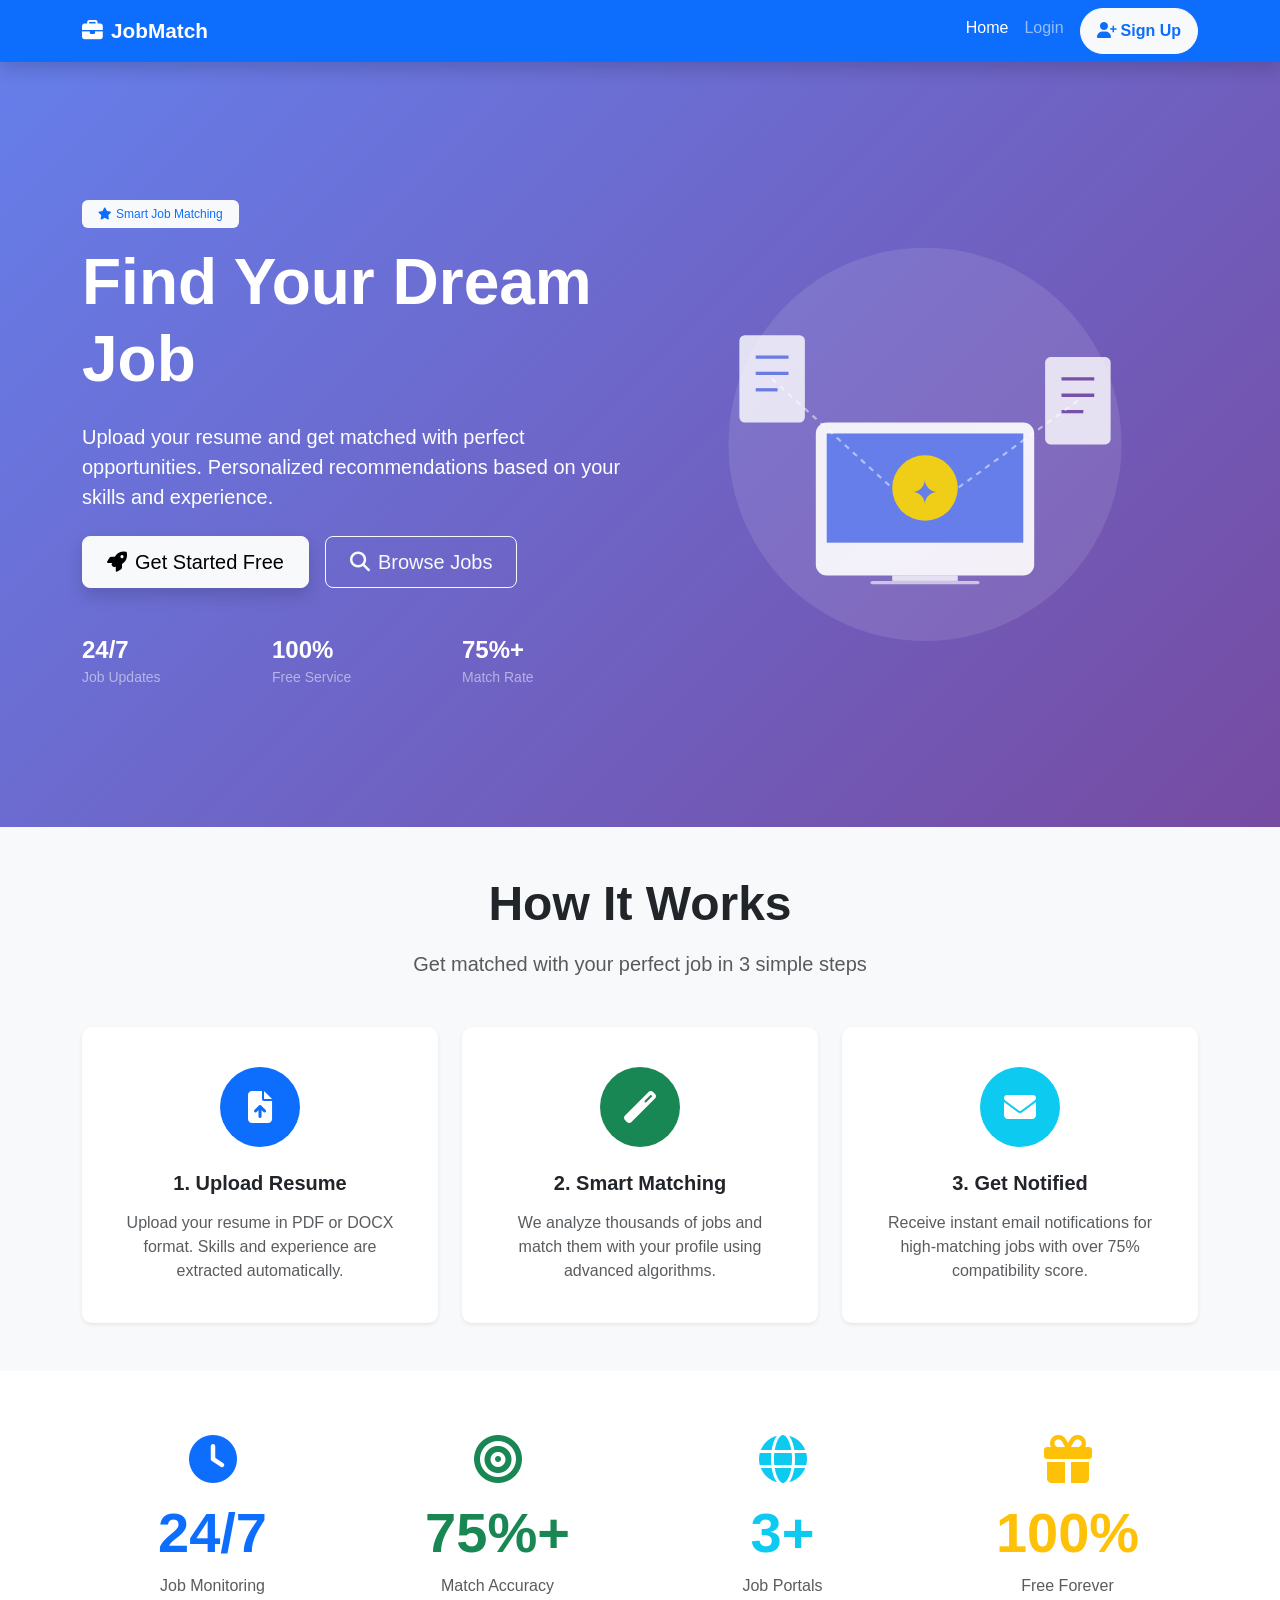
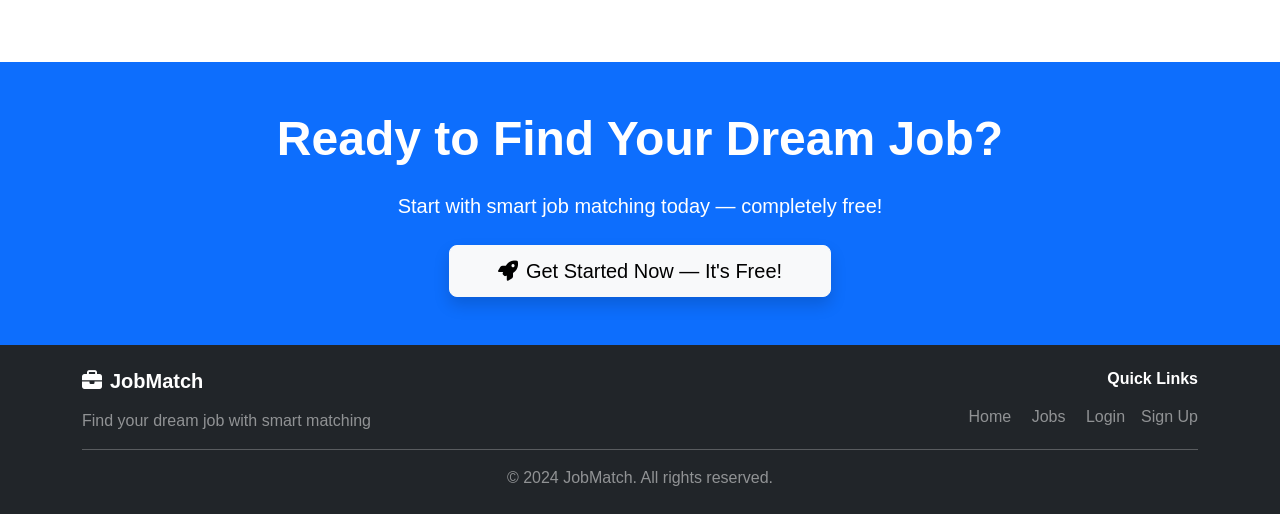
<file: frontend/index.html>
<!DOCTYPE html>
<html lang="en">
<head>
    <meta charset="UTF-8">
    <meta name="viewport" content="width=device-width, initial-scale=1.0">
    <title>JobMatch - Find Your Perfect Job</title>
    <link href="https://cdn.jsdelivr.net/npm/bootstrap@5.3.0/dist/css/bootstrap.min.css" rel="stylesheet">
    <link rel="stylesheet" href="https://cdnjs.cloudflare.com/ajax/libs/font-awesome/6.4.0/css/all.min.css">
    <link rel="stylesheet" href="static/css/style.css">
    <style>
        .hero-section { min-height: 85vh; background: linear-gradient(135deg, #667eea 0%, #764ba2 100%); display: flex; align-items: center; }
        .hero-content { animation: fadeInUp 1s ease-in-out; }
        @keyframes fadeInUp { from { opacity:0; transform:translateY(30px); } to { opacity:1; transform:translateY(0); } }
        .hero-image { animation: float 3s ease-in-out infinite; }
        @keyframes float { 0%,100%{transform:translateY(0px);} 50%{transform:translateY(-20px);} }
        .feature-card { transition: all 0.3s ease; height:100%; }
        .feature-card:hover { transform: translateY(-10px); box-shadow: 0 10px 30px rgba(0,0,0,0.2); }
    </style>
</head>
<body>
    <nav class="navbar navbar-expand-lg navbar-dark bg-primary sticky-top shadow">
        <div class="container">
            <a class="navbar-brand fw-bold" href="/"><i class="fas fa-briefcase me-2"></i>JobMatch</a>
            <button class="navbar-toggler" type="button" data-bs-toggle="collapse" data-bs-target="#navbarNav">
                <span class="navbar-toggler-icon"></span>
            </button>
            <div class="collapse navbar-collapse" id="navbarNav">
                <ul class="navbar-nav ms-auto" id="navLinks"></ul>
            </div>
        </div>
    </nav>

    <section class="hero-section text-white">
        <div class="container">
            <div class="row align-items-center">
                <div class="col-lg-6 hero-content">
                    <div class="badge bg-light text-primary mb-3 px-3 py-2"><i class="fas fa-star me-1"></i>Smart Job Matching</div>
                    <h1 class="display-3 fw-bold mb-4">Find Your Dream Job</h1>
                    <p class="lead mb-4 fs-5">Upload your resume and get matched with perfect opportunities. Personalized recommendations based on your skills and experience.</p>
                    <div class="d-flex gap-3 flex-wrap mb-4">
                        <a href="/register" class="btn btn-light btn-lg px-4 shadow"><i class="fas fa-rocket me-2"></i>Get Started Free</a>
                        <a href="/jobs" class="btn btn-outline-light btn-lg px-4"><i class="fas fa-search me-2"></i>Browse Jobs</a>
                    </div>
                    <div class="row mt-5">
                        <div class="col-4"><h4 class="fw-bold mb-0">24/7</h4><small class="text-white-50">Job Updates</small></div>
                        <div class="col-4"><h4 class="fw-bold mb-0">100%</h4><small class="text-white-50">Free Service</small></div>
                        <div class="col-4"><h4 class="fw-bold mb-0">75%+</h4><small class="text-white-50">Match Rate</small></div>
                    </div>
                </div>
                <div class="col-lg-6 d-none d-lg-block">
                    <div class="hero-image text-center">
                        <svg xmlns="http://www.w3.org/2000/svg" viewBox="0 0 500 400" class="img-fluid">
                            <circle cx="250" cy="200" r="180" fill="#ffffff" opacity="0.1"/>
                            <rect x="150" y="180" width="200" height="140" rx="10" fill="#ffffff" opacity="0.9"/>
                            <rect x="160" y="190" width="180" height="100" fill="#667eea"/>
                            <rect x="220" y="320" width="60" height="5" fill="#ffffff" opacity="0.8"/>
                            <rect x="200" y="325" width="100" height="3" rx="2" fill="#ffffff" opacity="0.6"/>
                            <g opacity="0.8">
                                <rect x="80" y="100" width="60" height="80" rx="5" fill="#ffffff"/>
                                <line x1="95" y1="120" x2="125" y2="120" stroke="#667eea" stroke-width="3"/>
                                <line x1="95" y1="135" x2="125" y2="135" stroke="#667eea" stroke-width="3"/>
                                <line x1="95" y1="150" x2="115" y2="150" stroke="#667eea" stroke-width="3"/>
                            </g>
                            <g opacity="0.8">
                                <rect x="360" y="120" width="60" height="80" rx="5" fill="#ffffff"/>
                                <line x1="375" y1="140" x2="405" y2="140" stroke="#764ba2" stroke-width="3"/>
                                <line x1="375" y1="155" x2="405" y2="155" stroke="#764ba2" stroke-width="3"/>
                                <line x1="375" y1="170" x2="395" y2="170" stroke="#764ba2" stroke-width="3"/>
                            </g>
                            <circle cx="250" cy="240" r="30" fill="#FFD700" opacity="0.9"/>
                            <text x="250" y="255" text-anchor="middle" font-size="30" fill="#667eea">✦</text>
                            <line x1="110" y1="140" x2="220" y2="240" stroke="#ffffff" stroke-width="2" stroke-dasharray="5,5" opacity="0.5"/>
                            <line x1="390" y1="160" x2="280" y2="240" stroke="#ffffff" stroke-width="2" stroke-dasharray="5,5" opacity="0.5"/>
                        </svg>
                    </div>
                </div>
            </div>
        </div>
    </section>

    <section class="py-5 bg-light">
        <div class="container">
            <div class="text-center mb-5">
                <h2 class="display-5 fw-bold mb-3">How It Works</h2>
                <p class="text-muted fs-5">Get matched with your perfect job in 3 simple steps</p>
            </div>
            <div class="row g-4">
                <div class="col-md-4">
                    <div class="card feature-card border-0 shadow-sm text-center p-4">
                        <div class="card-body">
                            <div class="feature-icon bg-primary text-white rounded-circle mx-auto mb-4 d-flex align-items-center justify-content-center" style="width:80px;height:80px;"><i class="fas fa-file-upload fa-2x"></i></div>
                            <h5 class="card-title fw-bold mb-3">1. Upload Resume</h5>
                            <p class="card-text text-muted">Upload your resume in PDF or DOCX format. Skills and experience are extracted automatically.</p>
                        </div>
                    </div>
                </div>
                <div class="col-md-4">
                    <div class="card feature-card border-0 shadow-sm text-center p-4">
                        <div class="card-body">
                            <div class="feature-icon bg-success text-white rounded-circle mx-auto mb-4 d-flex align-items-center justify-content-center" style="width:80px;height:80px;"><i class="fas fa-magic fa-2x"></i></div>
                            <h5 class="card-title fw-bold mb-3">2. Smart Matching</h5>
                            <p class="card-text text-muted">We analyze thousands of jobs and match them with your profile using advanced algorithms.</p>
                        </div>
                    </div>
                </div>
                <div class="col-md-4">
                    <div class="card feature-card border-0 shadow-sm text-center p-4">
                        <div class="card-body">
                            <div class="feature-icon bg-info text-white rounded-circle mx-auto mb-4 d-flex align-items-center justify-content-center" style="width:80px;height:80px;"><i class="fas fa-envelope fa-2x"></i></div>
                            <h5 class="card-title fw-bold mb-3">3. Get Notified</h5>
                            <p class="card-text text-muted">Receive instant email notifications for high-matching jobs with over 75% compatibility score.</p>
                        </div>
                    </div>
                </div>
            </div>
        </div>
    </section>

    <section class="py-5 bg-white">
        <div class="container">
            <div class="row text-center g-4">
                <div class="col-md-3 col-6"><div class="p-3"><i class="fas fa-clock fa-3x text-primary mb-3"></i><h3 class="display-4 fw-bold text-primary mb-2">24/7</h3><p class="text-muted mb-0">Job Monitoring</p></div></div>
                <div class="col-md-3 col-6"><div class="p-3"><i class="fas fa-bullseye fa-3x text-success mb-3"></i><h3 class="display-4 fw-bold text-success mb-2">75%+</h3><p class="text-muted mb-0">Match Accuracy</p></div></div>
                <div class="col-md-3 col-6"><div class="p-3"><i class="fas fa-globe fa-3x text-info mb-3"></i><h3 class="display-4 fw-bold text-info mb-2">3+</h3><p class="text-muted mb-0">Job Portals</p></div></div>
                <div class="col-md-3 col-6"><div class="p-3"><i class="fas fa-gift fa-3x text-warning mb-3"></i><h3 class="display-4 fw-bold text-warning mb-2">100%</h3><p class="text-muted mb-0">Free Forever</p></div></div>
            </div>
        </div>
    </section>

    <section class="bg-primary text-white py-5">
        <div class="container text-center">
            <h2 class="display-5 fw-bold mb-4">Ready to Find Your Dream Job?</h2>
            <p class="lead mb-4 fs-5">Start with smart job matching today — completely free!</p>
            <a href="/register" class="btn btn-light btn-lg px-5 shadow"><i class="fas fa-rocket me-2"></i>Get Started Now — It's Free!</a>
        </div>
    </section>

    <footer class="bg-dark text-white py-4">
        <div class="container">
            <div class="row">
                <div class="col-md-6 mb-3 mb-md-0">
                    <h5 class="fw-bold mb-3"><i class="fas fa-briefcase me-2"></i>JobMatch</h5>
                    <p class="text-white-50 mb-0">Find your dream job with smart matching</p>
                </div>
                <div class="col-md-6 text-md-end">
                    <h6 class="fw-bold mb-3">Quick Links</h6>
                    <a href="/" class="text-white-50 me-3 text-decoration-none">Home</a>
                    <a href="/jobs" class="text-white-50 me-3 text-decoration-none">Jobs</a>
                    <span id="footerAuthLinks"></span>
                </div>
            </div>
            <hr class="my-3 bg-white opacity-25">
            <div class="text-center text-white-50"><p class="mb-0">&copy; 2024 JobMatch. All rights reserved.</p></div>
        </div>
    </footer>

    <script src="https://cdn.jsdelivr.net/npm/bootstrap@5.3.0/dist/js/bootstrap.bundle.min.js"></script>
    <script src="static/js/api.js"></script>
    <script>
        document.addEventListener('DOMContentLoaded', () => {
            const navLinks = document.getElementById('navLinks');
            const footerAuthLinks = document.getElementById('footerAuthLinks');
            if (isAuthenticated()) {
                navLinks.innerHTML = `
                    <li class="nav-item"><a class="nav-link" href="/">Home</a></li>
                    <li class="nav-item"><a class="nav-link" href="/dashboard">Dashboard</a></li>
                    <li class="nav-item"><a class="nav-link" href="/jobs">Browse Jobs</a></li>
                    <li class="nav-item"><a class="nav-link" href="/recommendations">Recommendations</a></li>
                    <li class="nav-item"><a class="nav-link" href="#" id="logoutBtn">Logout</a></li>
                `;
                document.getElementById('logoutBtn').addEventListener('click', logout);
                footerAuthLinks.innerHTML = `<a href="/dashboard" class="text-white-50 text-decoration-none">Dashboard</a>`;
            } else {
                navLinks.innerHTML = `
    <li class="nav-item"><a class="nav-link active" href="/">Home</a></li>
    <li class="nav-item"><a class="nav-link" href="/login">Login</a></li>
    <li class="nav-item">
        <a class="btn btn-light px-3 rounded-pill ms-2" 
           href="/register" 
           style="color:#0d6efd !important; font-weight:600;">
            <i class="fas fa-user-plus me-1"></i>Sign Up
        </a>
    </li>
`;
                footerAuthLinks.innerHTML = `<a href="/login" class="text-white-50 me-3 text-decoration-none">Login</a><a href="/register" class="text-white-50 text-decoration-none">Sign Up</a>`;
            }
        });
    </script>
</body>
</html>
</file>
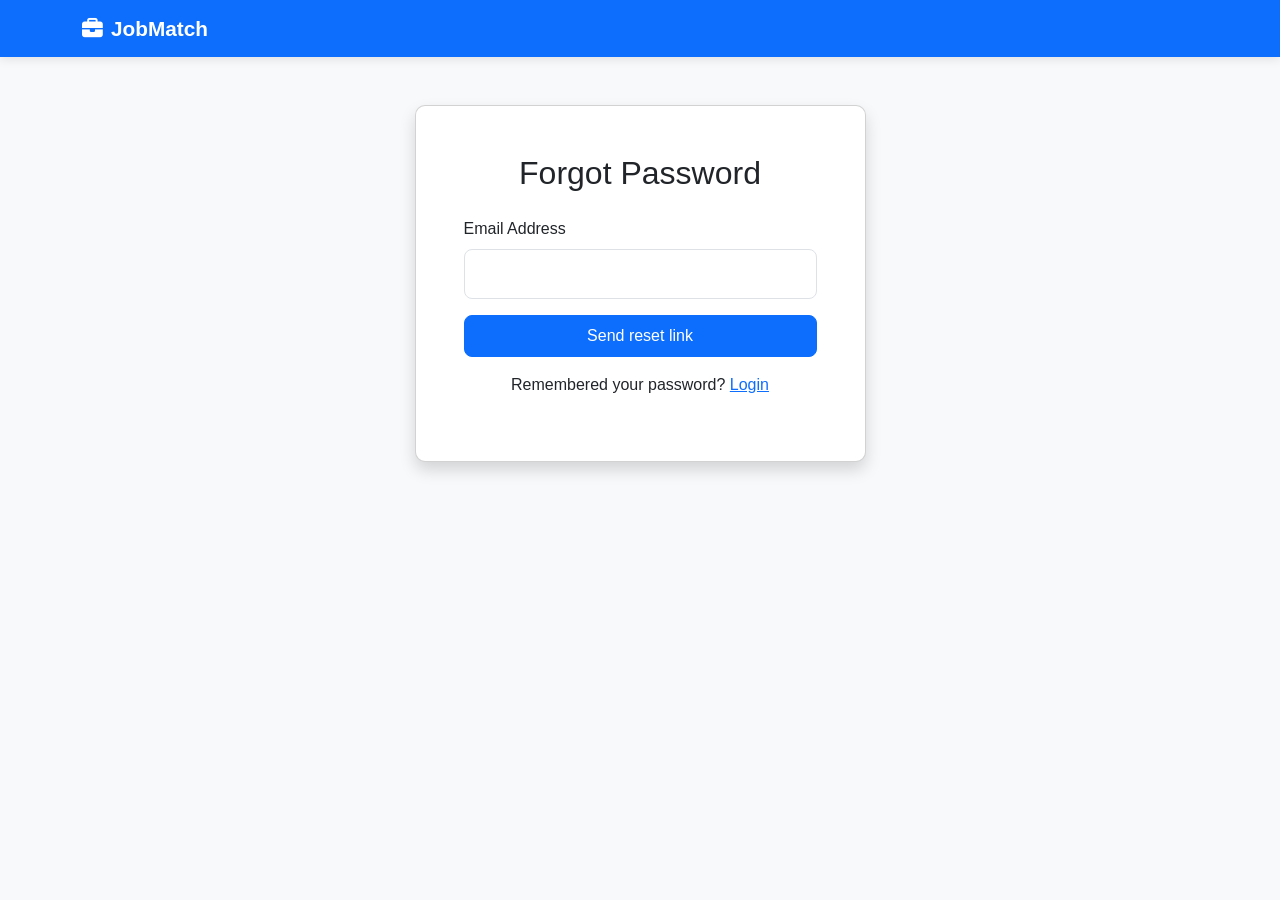
<file: frontend/forgot-password.html>
<!DOCTYPE html>
<html lang="en">
<head>
    <meta charset="UTF-8" />
    <meta name="viewport" content="width=device-width, initial-scale=1.0" />
    <title>Forgot Password - JobMatch</title>
    <link href="https://cdn.jsdelivr.net/npm/bootstrap@5.3.0/dist/css/bootstrap.min.css" rel="stylesheet" />
    <link rel="stylesheet" href="https://cdnjs.cloudflare.com/ajax/libs/font-awesome/6.4.0/css/all.min.css" />
    <link rel="stylesheet" href="static/css/style.css" />
</head>
<body class="bg-light">
    <nav class="navbar navbar-expand-lg navbar-dark bg-primary">
        <div class="container">
            <a class="navbar-brand" href="/">
                <i class="fas fa-briefcase me-2"></i>JobMatch
            </a>
        </div>
    </nav>

    <div class="container py-5">
        <div class="row justify-content-center">
            <div class="col-md-5">
                <div class="card shadow">
                    <div class="card-body p-5">
                        <h2 class="text-center mb-4">Forgot Password</h2>
                        <div id="alert-container"></div>

                        <form id="forgotForm">
                            <div class="mb-3">
                                <label for="email" class="form-label">Email Address</label>
                                <input type="email" class="form-control" id="email" required />
                            </div>

                            <button type="submit" class="btn btn-primary w-100 py-2" id="submitBtn">
                                Send reset link
                            </button>
                        </form>

                        <div class="text-center mt-3">
                            <p>Remembered your password? <a href="/login">Login</a></p>
                        </div>
                    </div>
                </div>
            </div>
        </div>
    </div>

    <script src="https://cdn.jsdelivr.net/npm/bootstrap@5.3.0/dist/js/bootstrap.bundle.min.js"></script>
    <script>
        const form = document.getElementById('forgotForm');
        const alertContainer = document.getElementById('alert-container');
        const submitBtn = document.getElementById('submitBtn');

        form.addEventListener('submit', async (e) => {
            e.preventDefault();
            const email = document.getElementById('email').value;

            submitBtn.disabled = true;
            submitBtn.textContent = 'Sending...';

            try {
                const response = await fetch('/api/users/password-reset/request', {
                    method: 'POST',
                    headers: {
                        'Content-Type': 'application/json'
                    },
                    body: JSON.stringify({ email })
                });

                const data = await response.json();

                if (response.ok) {
                    showAlert('Password reset code sent. Please check your email.', 'success');
                    submitBtn.disabled = false;
                    submitBtn.textContent = 'Send reset link';
                } else {
                    showAlert(data.detail || 'Failed to send reset email', 'danger');
                    submitBtn.disabled = false;
                    submitBtn.textContent = 'Send reset link';
                }
            } catch (error) {
                showAlert('Network error. Please try again.', 'danger');
                submitBtn.disabled = false;
                submitBtn.textContent = 'Send reset link';
            }
        });

        function showAlert(message, type) {
            alertContainer.innerHTML = `
                <div class="alert alert-${type} alert-dismissible fade show" role="alert">
                    ${message}
                    <button type="button" class="btn-close" data-bs-dismiss="alert"></button>
                </div>
            `;
        }
    </script>
</body>
</html>
</file>
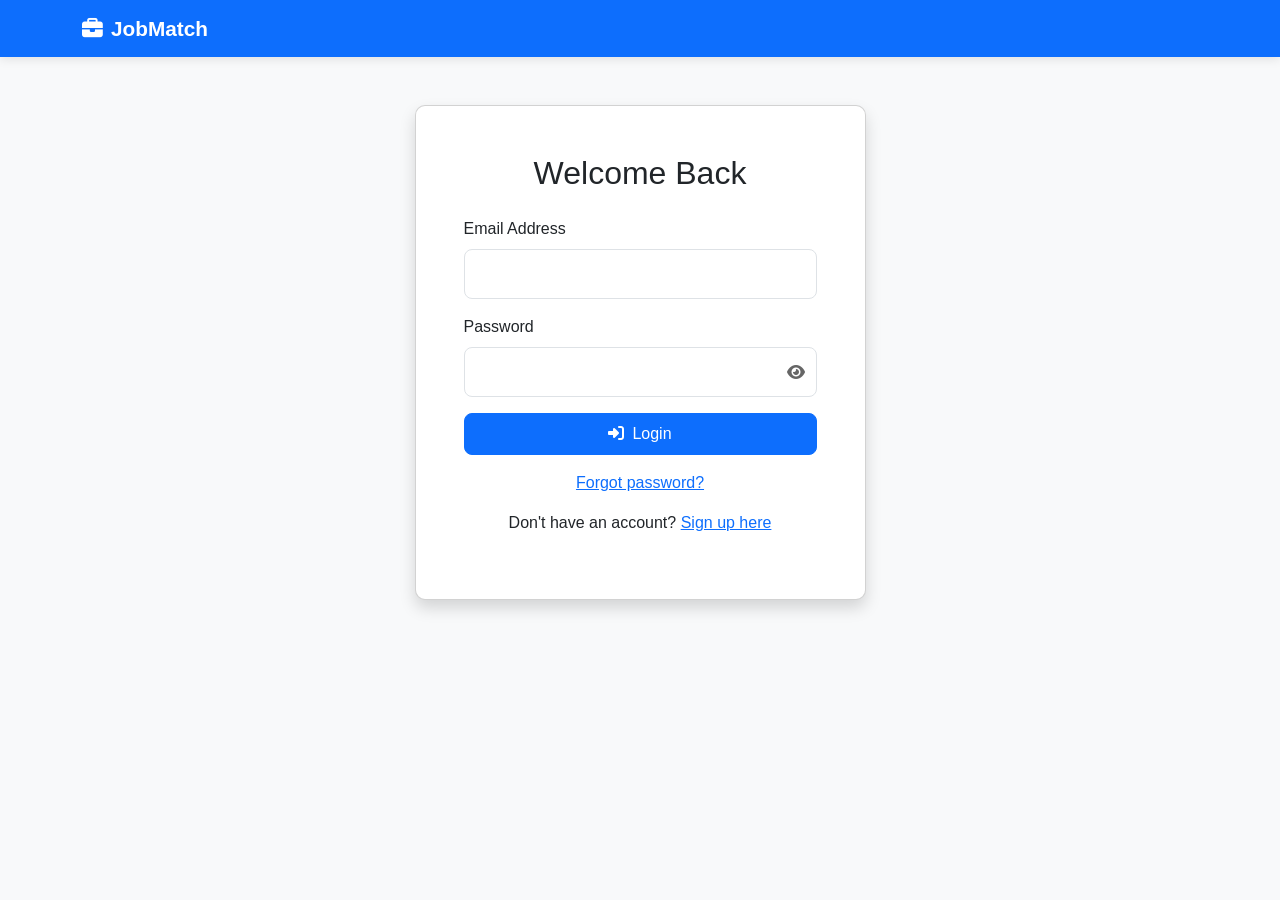
<file: frontend/login.html>
<!DOCTYPE html>
<html lang="en">
<head>
    <meta charset="UTF-8">
    <meta name="viewport" content="width=device-width, initial-scale=1.0">
    <title>Login - JobMatch</title>
    <link href="https://cdn.jsdelivr.net/npm/bootstrap@5.3.0/dist/css/bootstrap.min.css" rel="stylesheet">
    <link rel="stylesheet" href="https://cdnjs.cloudflare.com/ajax/libs/font-awesome/6.4.0/css/all.min.css">
    <link rel="stylesheet" href="static/css/style.css">
    <style>
        .password-input-wrapper {
            position: relative;
            display: flex;
            align-items: center;
        }
        
        .password-input-wrapper .form-control {
            padding-right: 40px;
        }
        
        .password-toggle {
            position: absolute;
            right: 12px;
            cursor: pointer;
            color: #666;
            font-size: 16px;
            user-select: none;
            transition: color 0.2s ease;
        }
        
        .password-toggle:hover {
            color: #0d6efd;
        }
    </style>
</head>
<body class="bg-light">
    <nav class="navbar navbar-expand-lg navbar-dark bg-primary">
        <div class="container">
            <a class="navbar-brand" href="/">
                <i class="fas fa-briefcase me-2"></i>JobMatch
            </a>
        </div>
    </nav>

    <div class="container py-5">
        <div class="row justify-content-center">
            <div class="col-md-5">
                <div class="card shadow">
                    <div class="card-body p-5">
                        <h2 class="text-center mb-4">Welcome Back</h2>
                        
                        <div id="alert-container"></div>

                        <form id="loginForm">
                            <div class="mb-3">
                                <label for="email" class="form-label">Email Address</label>
                                <input type="email" class="form-control" id="email" required>
                            </div>

                            <div class="mb-3">
                                <label for="password" class="form-label">Password</label>
                                <div class="password-input-wrapper">
                                    <input type="password" class="form-control" id="password" required>
                                    <i class="fas fa-eye password-toggle" id="passwordToggle"></i>
                                </div>
                            </div>

                            <button type="submit" class="btn btn-primary w-100 py-2" id="submitBtn">
                                <i class="fas fa-sign-in-alt me-2"></i>Login
                            </button>
                        </form>

                        <div class="text-center mt-3">
                            <p><a href="/forgot-password">Forgot password?</a></p>
                            <p>Don't have an account? <a href="/register">Sign up here</a></p>
                        </div>
                    </div>
                </div>
            </div>
        </div>
    </div>

    <script src="https://cdn.jsdelivr.net/npm/bootstrap@5.3.0/dist/js/bootstrap.bundle.min.js"></script>
    <script src="static/js/api.js"></script>
    <script>
        const form = document.getElementById('loginForm');
        const alertContainer = document.getElementById('alert-container');
        const submitBtn = document.getElementById('submitBtn');

        form.addEventListener('submit', async (e) => {
            e.preventDefault();

            const email = document.getElementById('email').value;
            const password = document.getElementById('password').value;

            submitBtn.disabled = true;
            submitBtn.innerHTML = '<span class="spinner-border spinner-border-sm me-2"></span>Logging in...';

            try {
                const response = await fetch('/api/users/login', {
                    method: 'POST',
                    headers: {
                        'Content-Type': 'application/json'
                    },
                    body: JSON.stringify({ email, password })
                });

                const data = await response.json();

                if (response.ok) {
                    // Save token
                    localStorage.setItem('token', data.access_token);
                    showAlert('Login successful! Redirecting...', 'success');
                    setTimeout(() => {
                        window.location.href = '/dashboard';
                    }, 1500);
                } else {
                    showAlert(data.detail || 'Login failed', 'danger');
                    submitBtn.disabled = false;
                    submitBtn.innerHTML = '<i class="fas fa-sign-in-alt me-2"></i>Login';
                }
            } catch (error) {
                showAlert('Network error. Please try again.', 'danger');
                submitBtn.disabled = false;
                submitBtn.innerHTML = '<i class="fas fa-sign-in-alt me-2"></i>Login';
            }
        });

        // Password visibility toggle
        const passwordToggle = document.getElementById('passwordToggle');
        const passwordInput = document.getElementById('password');

        passwordToggle.addEventListener('click', () => {
            if (passwordInput.type === 'password') {
                passwordInput.type = 'text';
                passwordToggle.classList.remove('fa-eye');
                passwordToggle.classList.add('fa-eye-slash');
            } else {
                passwordInput.type = 'password';
                passwordToggle.classList.remove('fa-eye-slash');
                passwordToggle.classList.add('fa-eye');
            }
        });

        function showAlert(message, type) {
            alertContainer.innerHTML = `
                <div class="alert alert-${type} alert-dismissible fade show" role="alert">
                    ${message}
                    <button type="button" class="btn-close" data-bs-dismiss="alert"></button>
                </div>
            `;
        }
    </script>
</body>
</html>
</file>
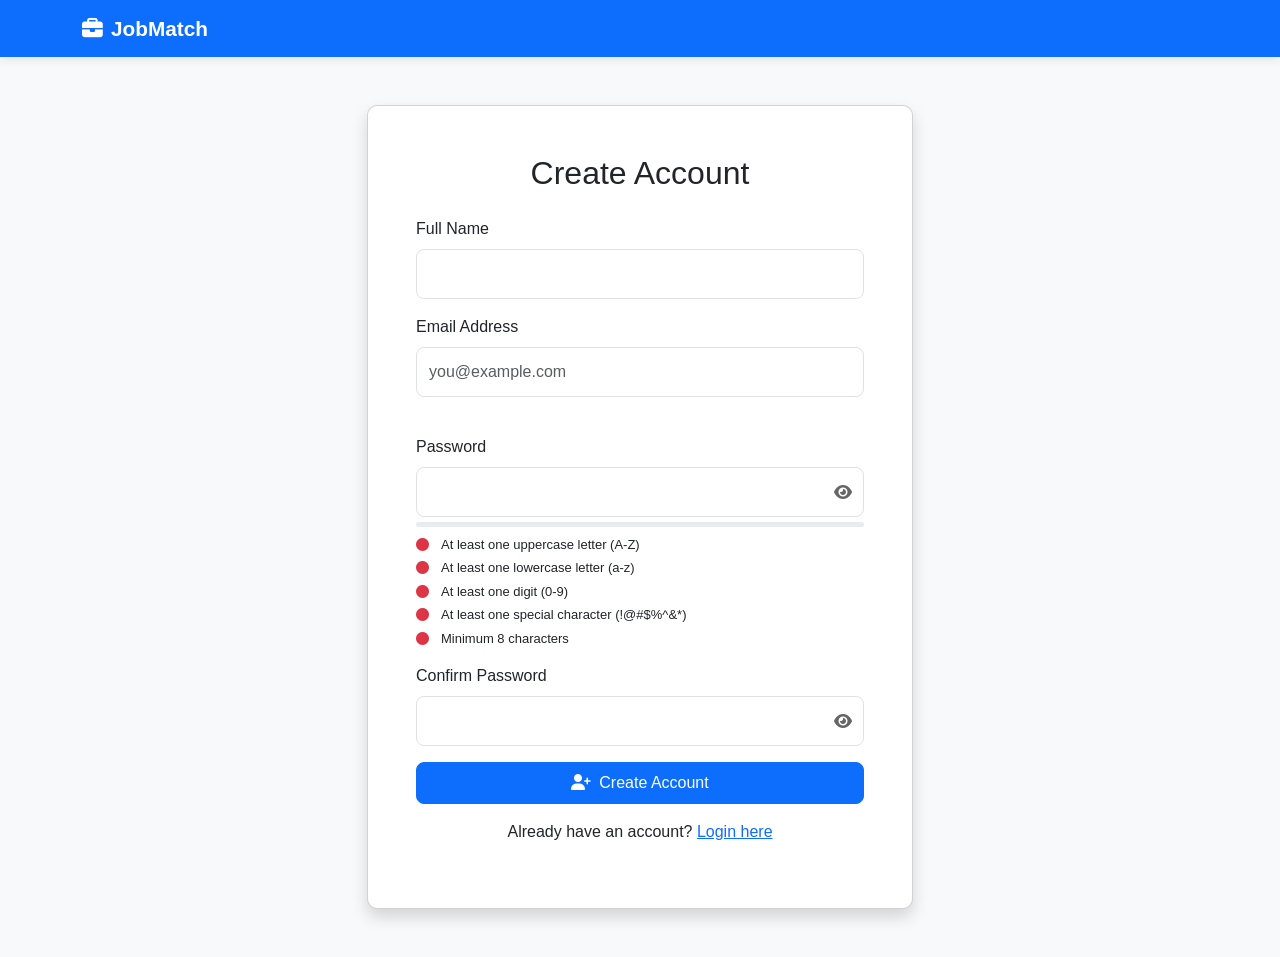
<file: frontend/register.html>
<!DOCTYPE html>
<html lang="en">
<head>
    <meta charset="UTF-8">
    <meta name="viewport" content="width=device-width, initial-scale=1.0">
    <title>Register - JobMatch</title>
    <link href="https://cdn.jsdelivr.net/npm/bootstrap@5.3.0/dist/css/bootstrap.min.css" rel="stylesheet">
    <link rel="stylesheet" href="https://cdnjs.cloudflare.com/ajax/libs/font-awesome/6.4.0/css/all.min.css">
    <link rel="stylesheet" href="static/css/style.css">
    <style>
        .password-input-wrapper {
            position: relative;
            display: flex;
            align-items: center;
        }
        
        .password-input-wrapper .form-control {
            padding-right: 40px;
        }
        
        .password-toggle {
            position: absolute;
            right: 12px;
            cursor: pointer;
            color: #666;
            font-size: 16px;
            user-select: none;
            transition: color 0.2s ease;
        }
        
        .password-toggle:hover {
            color: #0d6efd;
        }
        
        .password-strength-meter {
            height: 5px;
            background-color: #e9ecef;
            border-radius: 3px;
            margin-top: 5px;
            overflow: hidden;
        }
        
        .password-strength-bar {
            height: 100%;
            width: 0%;
            border-radius: 3px;
            transition: width 0.3s ease, background-color 0.3s ease;
        }
        
        .password-strength-text {
            font-size: 12px;
            margin-top: 3px;
            font-weight: 600;
        }
        
        .strength-weak {
            color: #dc3545;
        }
        
        .strength-fair {
            color: #ffc107;
        }
        
        .strength-good {
            color: #0d6efd;
        }
        
        .strength-strong {
            color: #198754;
        }
        
        .requirement-list {
            font-size: 13px;
            margin-top: 8px;
        }
        
        .requirement-item {
            margin: 4px 0;
            display: flex;
            align-items: center;
        }
        
        .requirement-item i {
            width: 20px;
            margin-right: 5px;
        }
        
        .requirement-item.completed i {
            color: #198754;
        }
        
        .requirement-item.incomplete i {
            color: #dc3545;
        }
    </style>
</head>
<body class="bg-light">
    <nav class="navbar navbar-expand-lg navbar-dark bg-primary">
        <div class="container">
            <a class="navbar-brand" href="/">
                <i class="fas fa-briefcase me-2"></i>JobMatch
            </a>
        </div>
    </nav>

    <div class="container py-5">
        <div class="row justify-content-center">
            <div class="col-md-6">
                <div class="card shadow">
                    <div class="card-body p-5">
                        <h2 class="text-center mb-4">Create Account</h2>
                        
                        <div id="alert-container"></div>

                        <form id="registerForm">
                            <div class="mb-3">
                                <label for="name" class="form-label">Full Name</label>
                                <input type="text" class="form-control" id="name" required>
                            </div>

                            <div class="mb-3">
                                <label for="email" class="form-label">Email Address</label>
                                <input type="text" class="form-control" id="email" required autocomplete="email" placeholder="you@example.com">
                                <div id="emailFeedback" class="mt-1" style="font-size:13px;min-height:18px;"></div>
                            </div>

                            <div class="mb-3">
                                <label for="password" class="form-label">Password</label>
                                <div class="password-input-wrapper">
                                    <input type="password" class="form-control" id="password" required>
                                    <i class="fas fa-eye password-toggle" id="passwordToggle"></i>
                                </div>
                                <div class="password-strength-meter">
                                    <div class="password-strength-bar" id="strengthBar"></div>
                                </div>
                                <div class="password-strength-text" id="strengthText"></div>
                                <div class="requirement-list">
                                    <div class="requirement-item incomplete" id="req-uppercase">
                                        <i class="fas fa-circle"></i>
                                        <span>At least one uppercase letter (A-Z)</span>
                                    </div>
                                    <div class="requirement-item incomplete" id="req-lowercase">
                                        <i class="fas fa-circle"></i>
                                        <span>At least one lowercase letter (a-z)</span>
                                    </div>
                                    <div class="requirement-item incomplete" id="req-digit">
                                        <i class="fas fa-circle"></i>
                                        <span>At least one digit (0-9)</span>
                                    </div>
                                    <div class="requirement-item incomplete" id="req-special">
                                        <i class="fas fa-circle"></i>
                                        <span>At least one special character (!@#$%^&*)</span>
                                    </div>
                                    <div class="requirement-item incomplete" id="req-length">
                                        <i class="fas fa-circle"></i>
                                        <span>Minimum 8 characters</span>
                                    </div>
                                </div>
                            </div>

                            <div class="mb-3">
                                <label for="confirmPassword" class="form-label">Confirm Password</label>
                                <div class="password-input-wrapper">
                                    <input type="password" class="form-control" id="confirmPassword" required>
                                    <i class="fas fa-eye password-toggle" id="confirmPasswordToggle"></i>
                                </div>
                            </div>

                            <button type="submit" class="btn btn-primary w-100 py-2" id="submitBtn">
                                <i class="fas fa-user-plus me-2"></i>Create Account
                            </button>
                        </form>

                        <div class="text-center mt-3">
                            <p>Already have an account? <a href="/login">Login here</a></p>
                        </div>
                    </div>
                </div>
            </div>
        </div>
    </div>

    <!-- OTP Verification Modal -->
    <div class="modal fade" id="otpModal" tabindex="-1" aria-hidden="true">
        <div class="modal-dialog modal-dialog-centered">
            <div class="modal-content">
                <div class="modal-header">
                    <h5 class="modal-title">Email Verification</h5>
                </div>
                <div class="modal-body">
                    <p class="text-muted">We've sent a verification code to your email. Please enter it below:</p>
                    <div id="otpAlertContainer"></div>
                    <form id="otpForm">
                        <div class="mb-3">
                            <label for="otpInput" class="form-label">Verification Code</label>
                            <input type="text" class="form-control form-control-lg text-center" id="otpInput" placeholder="Enter 6-digit code" maxlength="6" required>
                        </div>
                        <button type="submit" class="btn btn-primary w-100" id="otpSubmitBtn">Verify Code</button>
                    </form>
                    <hr>
                    <button type="button" class="btn btn-link w-100" id="resendOtpBtn">Resend Code</button>
                </div>
            </div>
        </div>
    </div>

    <script src="https://cdn.jsdelivr.net/npm/bootstrap@5.3.0/dist/js/bootstrap.bundle.min.js"></script>
    <script src="static/js/api.js"></script>
    <script>
        const form = document.getElementById('registerForm');
        const alertContainer = document.getElementById('alert-container');
        const submitBtn = document.getElementById('submitBtn');
        const passwordInput = document.getElementById('password');
        const confirmPasswordInput = document.getElementById('confirmPassword');
        const passwordToggle = document.getElementById('passwordToggle');
        const confirmPasswordToggle = document.getElementById('confirmPasswordToggle');

        // ── Email real-time validation ──────────────────────────────────
        const emailInput    = document.getElementById('email');
        const emailFeedback = document.getElementById('emailFeedback');

        // Known fake/disposable/test TLDs and domains to block
        const BLOCKED_DOMAINS = new Set([
            'g.com','test.com','test.org','example.com','example.org',
            'mailinator.com','guerrillamail.com','trashmail.com','yopmail.com',
            'tempmail.com','fakeinbox.com','sharklasers.com','guerrillamailblock.com',
            'grr.la','guerrillamail.info','guerrillamail.biz','guerrillamail.de',
            'spam4.me','trashmail.at','trashmail.io','throwam.com','dispostable.com',
            'maildrop.cc','mailnull.com','spamgourmet.com','notanemail.com'
        ]);

        // Strict format: must have local@domain.tld where tld >= 2 chars
        function isValidEmailFormat(email) {
            return /^[^\s@]+@[^\s@]+\.[^\s@]{2,}$/.test(email.trim());
        }

        function isBlockedDomain(email) {
            const domain = email.trim().toLowerCase().split('@')[1] || '';
            // Block single-char domains like g.com, x.com style typos with short TLD
            const parts = domain.split('.');
            const tld = parts[parts.length - 1];
            const sld = parts[parts.length - 2] || '';
            if (sld.length <= 1) return true;          // @g.com, @x.net etc.
            if (tld.length < 2) return true;            // no valid TLD
            return BLOCKED_DOMAINS.has(domain);
        }

        function validateEmail(email) {
            if (!email) return { valid: false, msg: '' };
            if (!isValidEmailFormat(email)) {
                return { valid: false, msg: 'Please enter a valid email address (e.g. name@gmail.com)' };
            }
            if (isBlockedDomain(email)) {
                return { valid: false, msg: 'Please use a real email address — this domain does not appear to be valid' };
            }
            return { valid: true, msg: '' };
        }

        function showEmailFeedback(email) {
            const { valid, msg } = validateEmail(email);
            if (!email) {
                emailInput.classList.remove('is-valid', 'is-invalid');
                emailFeedback.innerHTML = '';
                return valid;
            }
            if (valid) {
                emailInput.classList.remove('is-invalid');
                emailInput.classList.add('is-valid');
                emailFeedback.innerHTML = '<span style="color:#198754;"><i class="fas fa-check-circle me-1"></i>Looks good!</span>';
            } else {
                emailInput.classList.remove('is-valid');
                emailInput.classList.add('is-invalid');
                emailFeedback.innerHTML = `<span style="color:#dc3545;"><i class="fas fa-exclamation-circle me-1"></i>${msg}</span>`;
            }
            return valid;
        }

        // Validate on every keystroke (debounced slightly)
        let emailTimer;
        emailInput.addEventListener('input', () => {
            clearTimeout(emailTimer);
            emailTimer = setTimeout(() => showEmailFeedback(emailInput.value.trim()), 400);
        });

        // Also validate on blur (when user tabs away)
        emailInput.addEventListener('blur', () => {
            showEmailFeedback(emailInput.value.trim());
        });
        // ────────────────────────────────────────────────────────────────

        // Password visibility toggle
        passwordToggle.addEventListener('click', () => {
            if (passwordInput.type === 'password') {
                passwordInput.type = 'text';
                passwordToggle.classList.remove('fa-eye');
                passwordToggle.classList.add('fa-eye-slash');
            } else {
                passwordInput.type = 'password';
                passwordToggle.classList.remove('fa-eye-slash');
                passwordToggle.classList.add('fa-eye');
            }
        });

        confirmPasswordToggle.addEventListener('click', () => {
            if (confirmPasswordInput.type === 'password') {
                confirmPasswordInput.type = 'text';
                confirmPasswordToggle.classList.remove('fa-eye');
                confirmPasswordToggle.classList.add('fa-eye-slash');
            } else {
                confirmPasswordInput.type = 'password';
                confirmPasswordToggle.classList.remove('fa-eye-slash');
                confirmPasswordToggle.classList.add('fa-eye');
            }
        });

        // Password strength validation
        passwordInput.addEventListener('input', () => {
            const password = passwordInput.value;
            checkPasswordStrength(password);
        });

        function checkPasswordStrength(password) {
            const requirements = {
                uppercase: /[A-Z]/.test(password),
                lowercase: /[a-z]/.test(password),
                digit: /[0-9]/.test(password),
                special: /[!@#$%^&*()_+\-=\[\]{};':"\\|,.<>\/?]/.test(password),
                length: password.length >= 8
            };

            // Update requirement indicators
            updateRequirement('uppercase', requirements.uppercase);
            updateRequirement('lowercase', requirements.lowercase);
            updateRequirement('digit', requirements.digit);
            updateRequirement('special', requirements.special);
            updateRequirement('length', requirements.length);

            // Calculate strength
            const metCount = Object.values(requirements).filter(Boolean).length;
            let strength = 'weak';
            let strengthColor = '#dc3545';
            let strengthPercent = 0;

            if (metCount <= 2) {
                strength = 'Weak';
                strengthColor = '#dc3545';
                strengthPercent = 25;
            } else if (metCount === 3) {
                strength = 'Fair';
                strengthColor = '#ffc107';
                strengthPercent = 50;
            } else if (metCount === 4) {
                strength = 'Good';
                strengthColor = '#0d6efd';
                strengthPercent = 75;
            } else if (metCount === 5) {
                strength = 'Strong';
                strengthColor = '#198754';
                strengthPercent = 100;
            }

            // Update strength bar
            const strengthBar = document.getElementById('strengthBar');
            strengthBar.style.width = strengthPercent + '%';
            strengthBar.style.backgroundColor = strengthColor;

            // Update strength text
            const strengthText = document.getElementById('strengthText');
            strengthText.textContent = 'Password Strength: ' + strength;
            strengthText.className = 'password-strength-text strength-' + strength.toLowerCase();
        }

        function updateRequirement(id, met) {
            const element = document.getElementById('req-' + id);
            if (met) {
                element.classList.remove('incomplete');
                element.classList.add('completed');
                element.querySelector('i').className = 'fas fa-check-circle';
            } else {
                element.classList.remove('completed');
                element.classList.add('incomplete');
                element.querySelector('i').className = 'fas fa-circle';
            }
        }

        // Store registration data for OTP verification
        let registrationData = {};

        form.addEventListener('submit', async (e) => {
            e.preventDefault();

            const name  = document.getElementById('name').value;
            const email = document.getElementById('email').value.trim();
            const password = document.getElementById('password').value;
            const confirmPassword = document.getElementById('confirmPassword').value;

            // Validate email before anything else
            const emailOk = showEmailFeedback(email);
            if (!emailOk) {
                emailInput.focus();
                return;
            }

            // Validate passwords match
            if (password !== confirmPassword) {
                showAlert('Passwords do not match', 'danger');
                return;
            }

            // Validate password strength
            const passReg = /^(?=.*[A-Z])(?=.*[a-z])(?=.*[0-9])(?=.*[!@#$%^&*()_+\-=\[\]{};':"\\|,.<>\/?])(?=.{8,})/;
            if (!passReg.test(password)) {
                showAlert('Password must contain uppercase, lowercase, digit, special character, and be at least 8 characters', 'danger');
                return;
            }

            // Store registration data
            registrationData = { name, email, password };

            // Disable button
            submitBtn.disabled = true;
            submitBtn.innerHTML = '<span class="spinner-border spinner-border-sm me-2"></span>Sending verification code...';

            try {
                // Send OTP to email
                const response = await fetch('/api/users/send-otp', {
                    method: 'POST',
                    headers: {
                        'Content-Type': 'application/json'
                    },
                    body: JSON.stringify({ email })
                });

                if (response.ok) {
                    showAlert('Verification code sent to your email!', 'success');
                    submitBtn.disabled = false;
                    submitBtn.innerHTML = '<i class="fas fa-user-plus me-2"></i>Create Account';
                    const otpModal = new bootstrap.Modal(document.getElementById('otpModal'));
                    otpModal.show();
                } else {
                    const data = await response.json();
                    const errMsg = data.detail || 'Failed to send verification code';
                    // If it's an email domain error, show it inline below the field
                    if (errMsg.toLowerCase().includes('email') || errMsg.toLowerCase().includes('domain')) {
                        emailInput.classList.remove('is-valid');
                        emailInput.classList.add('is-invalid');
                        emailFeedback.innerHTML = `<span style="color:#dc3545;"><i class="fas fa-exclamation-circle me-1"></i>${errMsg}</span>`;
                        emailInput.focus();
                    } else {
                        showAlert(errMsg, 'danger');
                    }
                    submitBtn.disabled = false;
                    submitBtn.innerHTML = '<i class="fas fa-user-plus me-2"></i>Create Account';
                }
            } catch (error) {
                showAlert('Network error. Please try again.', 'danger');
                submitBtn.disabled = false;
                submitBtn.innerHTML = '<i class="fas fa-user-plus me-2"></i>Create Account';
            }
        });

        // OTP Verification
        const otpForm = document.getElementById('otpForm');
        const otpAlertContainer = document.getElementById('otpAlertContainer');
        const otpSubmitBtn = document.getElementById('otpSubmitBtn');
        const otpInput = document.getElementById('otpInput');

        otpForm.addEventListener('submit', async (e) => {
            e.preventDefault();

            const otp = otpInput.value;

            otpSubmitBtn.disabled = true;
            otpSubmitBtn.innerHTML = '<span class="spinner-border spinner-border-sm me-2"></span>Verifying...';

            try {
                const response = await fetch('/api/users/verify-otp', {
                    method: 'POST',
                    headers: {
                        'Content-Type': 'application/json'
                    },
                    body: JSON.stringify({ 
                        email: registrationData.email,
                        otp,
                        name: registrationData.name,
                        password: registrationData.password
                    })
                });

                const data = await response.json();

                if (response.ok) {
                    showOtpAlert('Account created successfully! Redirecting to login...', 'success');
                    setTimeout(() => {
                        window.location.href = '/login';
                    }, 2000);
                } else {
                    showOtpAlert(data.detail || 'Invalid OTP', 'danger');
                    otpSubmitBtn.disabled = false;
                    otpSubmitBtn.innerHTML = 'Verify Code';
                }
            } catch (error) {
                showOtpAlert('Network error. Please try again.', 'danger');
                otpSubmitBtn.disabled = false;
                otpSubmitBtn.innerHTML = 'Verify Code';
            }
        });

        // Resend OTP
        document.getElementById('resendOtpBtn').addEventListener('click', async () => {
            const resendBtn = document.getElementById('resendOtpBtn');
            resendBtn.disabled = true;
            resendBtn.innerHTML = '<span class="spinner-border spinner-border-sm me-2"></span>Resending...';

            try {
                const response = await fetch('/api/users/send-otp', {
                    method: 'POST',
                    headers: {
                        'Content-Type': 'application/json'
                    },
                    body: JSON.stringify({ email: registrationData.email })
                });

                if (response.ok) {
                    showOtpAlert('New verification code sent!', 'success');
                    otpInput.value = '';
                    resendBtn.disabled = false;
                    resendBtn.innerHTML = 'Resend Code';
                } else {
                    showOtpAlert('Failed to resend OTP', 'danger');
                    resendBtn.disabled = false;
                    resendBtn.innerHTML = 'Resend Code';
                }
            } catch (error) {
                showOtpAlert('Network error. Please try again.', 'danger');
                resendBtn.disabled = false;
                resendBtn.innerHTML = 'Resend Code';
            }
        });

        function showAlert(message, type) {
            alertContainer.innerHTML = `
                <div class="alert alert-${type} alert-dismissible fade show" role="alert">
                    ${message}
                    <button type="button" class="btn-close" data-bs-dismiss="alert"></button>
                </div>
            `;
        }

        function showOtpAlert(message, type) {
            otpAlertContainer.innerHTML = `
                <div class="alert alert-${type} alert-dismissible fade show" role="alert">
                    ${message}
                    <button type="button" class="btn-close" data-bs-dismiss="alert"></button>
                </div>
            `;
        }
    </script>
</body>
</html>
</file>
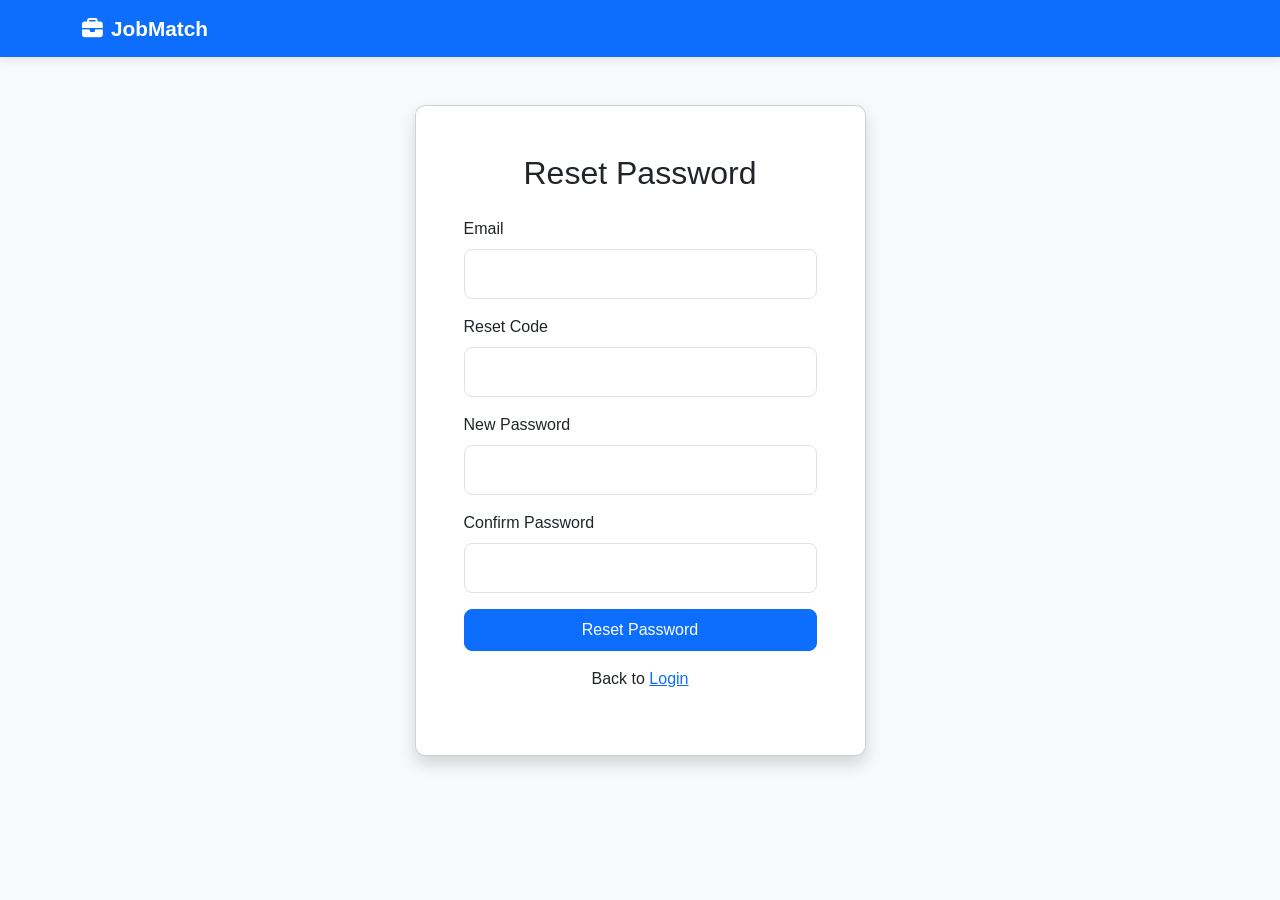
<file: frontend/reset-password.html>
<!DOCTYPE html>
<html lang="en">
<head>
    <meta charset="UTF-8" />
    <meta name="viewport" content="width=device-width, initial-scale=1.0" />
    <title>Reset Password - JobMatch</title>
    <link href="https://cdn.jsdelivr.net/npm/bootstrap@5.3.0/dist/css/bootstrap.min.css" rel="stylesheet" />
    <link rel="stylesheet" href="https://cdnjs.cloudflare.com/ajax/libs/font-awesome/6.4.0/css/all.min.css" />
    <link rel="stylesheet" href="static/css/style.css" />
</head>
<body class="bg-light">
    <nav class="navbar navbar-expand-lg navbar-dark bg-primary">
        <div class="container">
            <a class="navbar-brand" href="/">
                <i class="fas fa-briefcase me-2"></i>JobMatch
            </a>
        </div>
    </nav>

    <div class="container py-5">
        <div class="row justify-content-center">
            <div class="col-md-5">
                <div class="card shadow">
                    <div class="card-body p-5">
                        <h2 class="text-center mb-4">Reset Password</h2>
                        <div id="alert-container"></div>

                        <form id="resetForm">
                            <div class="mb-3">
                                <label for="email" class="form-label">Email</label>
                                <input type="email" class="form-control" id="email" required />
                            </div>

                            <div class="mb-3">
                                <label for="otp" class="form-label">Reset Code</label>
                                <input type="text" class="form-control" id="otp" required />
                            </div>

                            <div class="mb-3">
                                <label for="newPassword" class="form-label">New Password</label>
                                <input type="password" class="form-control" id="newPassword" required />
                            </div>

                            <div class="mb-3">
                                <label for="confirmPassword" class="form-label">Confirm Password</label>
                                <input type="password" class="form-control" id="confirmPassword" required />
                            </div>

                            <button type="submit" class="btn btn-primary w-100 py-2" id="submitBtn">Reset Password</button>
                        </form>

                        <div class="text-center mt-3">
                            <p>Back to <a href="/login">Login</a></p>
                        </div>
                    </div>
                </div>
            </div>
        </div>
    </div>

    <script src="https://cdn.jsdelivr.net/npm/bootstrap@5.3.0/dist/js/bootstrap.bundle.min.js"></script>
    <script>
        const urlParams = new URLSearchParams(window.location.search);
        const defaultEmail = urlParams.get('email');
        const defaultOTP = urlParams.get('otp');

        if (defaultEmail) document.getElementById('email').value = defaultEmail;
        if (defaultOTP) document.getElementById('otp').value = defaultOTP;

        const form = document.getElementById('resetForm');
        const alertContainer = document.getElementById('alert-container');
        const submitBtn = document.getElementById('submitBtn');

        form.addEventListener('submit', async (e) => {
            e.preventDefault();

            const email = document.getElementById('email').value;
            const otp = document.getElementById('otp').value;
            const newPassword = document.getElementById('newPassword').value;
            const confirmPassword = document.getElementById('confirmPassword').value;

            if (newPassword !== confirmPassword) {
                showAlert('Passwords do not match.', 'danger');
                return;
            }

            submitBtn.disabled = true;
            submitBtn.textContent = 'Resetting...';

            try {
                const response = await fetch('/api/users/password-reset/confirm', {
                    method: 'POST',
                    headers: {
                        'Content-Type': 'application/json'
                    },
                    body: JSON.stringify({ email, otp, new_password: newPassword })
                });

                const data = await response.json();

                if (response.ok) {
                    showAlert('Password updated successfully. Redirecting to login...', 'success');
                    setTimeout(() => {
                        window.location.href = '/login';
                    }, 1500);
                } else {
                    showAlert(data.detail || 'Password reset failed', 'danger');
                    submitBtn.disabled = false;
                    submitBtn.textContent = 'Reset Password';
                }
            } catch (error) {
                showAlert('Network error. Please try again.', 'danger');
                submitBtn.disabled = false;
                submitBtn.textContent = 'Reset Password';
            }
        });

        function showAlert(message, type) {
            alertContainer.innerHTML = `
                <div class="alert alert-${type} alert-dismissible fade show" role="alert">
                    ${message}
                    <button type="button" class="btn-close" data-bs-dismiss="alert"></button>
                </div>
            `;
        }
    </script>
</body>
</html>
</file>
<file: frontend/static/css/style.css>
/* Global Styles */
:root {
    --primary-color: #0d6efd;
    --secondary-color: #6c757d;
    --success-color: #198754;
    --info-color: #0dcaf0;
    --warning-color: #ffc107;
    --danger-color: #dc3545;
}

body {
    font-family: 'Segoe UI', Tahoma, Geneva, Verdana, sans-serif;
    background-color: #f8f9fa;
}

/* Hero Section */
.hero-section {
    background: linear-gradient(135deg, #667eea 0%, #764ba2 100%);
    min-height: 500px;
}

.bg-gradient {
    background: linear-gradient(135deg, #667eea 0%, #764ba2 100%);
}

/* Feature Icons */
.feature-icon {
    width: 80px;
    height: 80px;
    display: flex;
    align-items: center;
    justify-content: center;
}

/* Cards */
.card {
    border-radius: 10px;
    transition: transform 0.3s ease, box-shadow 0.3s ease;
}

.card:hover {
    transform: translateY(-5px);
    box-shadow: 0 10px 30px rgba(0, 0, 0, 0.15);
}

/* Job Cards */
.job-card {
    border-left: 4px solid var(--primary-color);
    transition: all 0.3s ease;
}

.job-card:hover {
    border-left-color: var(--success-color);
    transform: translateX(5px);
}

/* Recommendation Cards */
.recommendation-card {
    border-left: 4px solid var(--warning-color);
}

.rank-badge {
    background: linear-gradient(135deg, #667eea 0%, #764ba2 100%);
    color: white;
    width: 50px;
    height: 50px;
    border-radius: 50%;
    display: flex;
    align-items: center;
    justify-content: center;
    font-weight: bold;
    font-size: 18px;
}

/* Buttons */
.btn {
    border-radius: 8px;
    padding: 10px 20px;
    font-weight: 500;
    transition: all 0.3s ease;
}

.btn:hover {
    transform: translateY(-2px);
    box-shadow: 0 5px 15px rgba(0, 0, 0, 0.2);
}

/* Navbar */
.navbar {
    box-shadow: 0 2px 10px rgba(0, 0, 0, 0.1);
}

.navbar-brand {
    font-weight: bold;
    font-size: 1.3rem;
}

/* Forms */
.form-control, .form-select {
    border-radius: 8px;
    border: 1px solid #dee2e6;
    padding: 12px;
}

.form-control:focus, .form-select:focus {
    border-color: var(--primary-color);
    box-shadow: 0 0 0 0.2rem rgba(13, 110, 253, 0.25);
}

/* Badges */
.badge {
    padding: 6px 12px;
    font-weight: 500;
    border-radius: 6px;
}

/* Progress Bars */
.progress {
    border-radius: 10px;
    overflow: hidden;
}

.progress-bar {
    font-weight: bold;
    font-size: 14px;
}

/* Alerts */
.alert {
    border-radius: 10px;
    border: none;
}

/* Stats Section */
.stats-section h3 {
    font-weight: bold;
}

/* Footer */
footer a:hover {
    color: white !important;
    text-decoration: underline;
}

/* Loading Spinner */
.spinner-border {
    width: 3rem;
    height: 3rem;
}

/* Responsive */
@media (max-width: 768px) {
    .hero-section h1 {
        font-size: 2rem;
    }

    .feature-icon {
        width: 60px;
        height: 60px;
    }

    .rank-badge {
        width: 40px;
        height: 40px;
        font-size: 14px;
    }
}

/* Animations */
@keyframes fadeIn {
    from {
        opacity: 0;
        transform: translateY(20px);
    }
    to {
        opacity: 1;
        transform: translateY(0);
    }
}

.card, .job-card, .recommendation-card {
    animation: fadeIn 0.5s ease-in-out;
}

/* Custom Scrollbar */
::-webkit-scrollbar {
    width: 10px;
}

::-webkit-scrollbar-track {
    background: #f1f1f1;
}

::-webkit-scrollbar-thumb {
    background: var(--primary-color);
    border-radius: 5px;
}

::-webkit-scrollbar-thumb:hover {
    background: #0a58ca;
}
</file>
